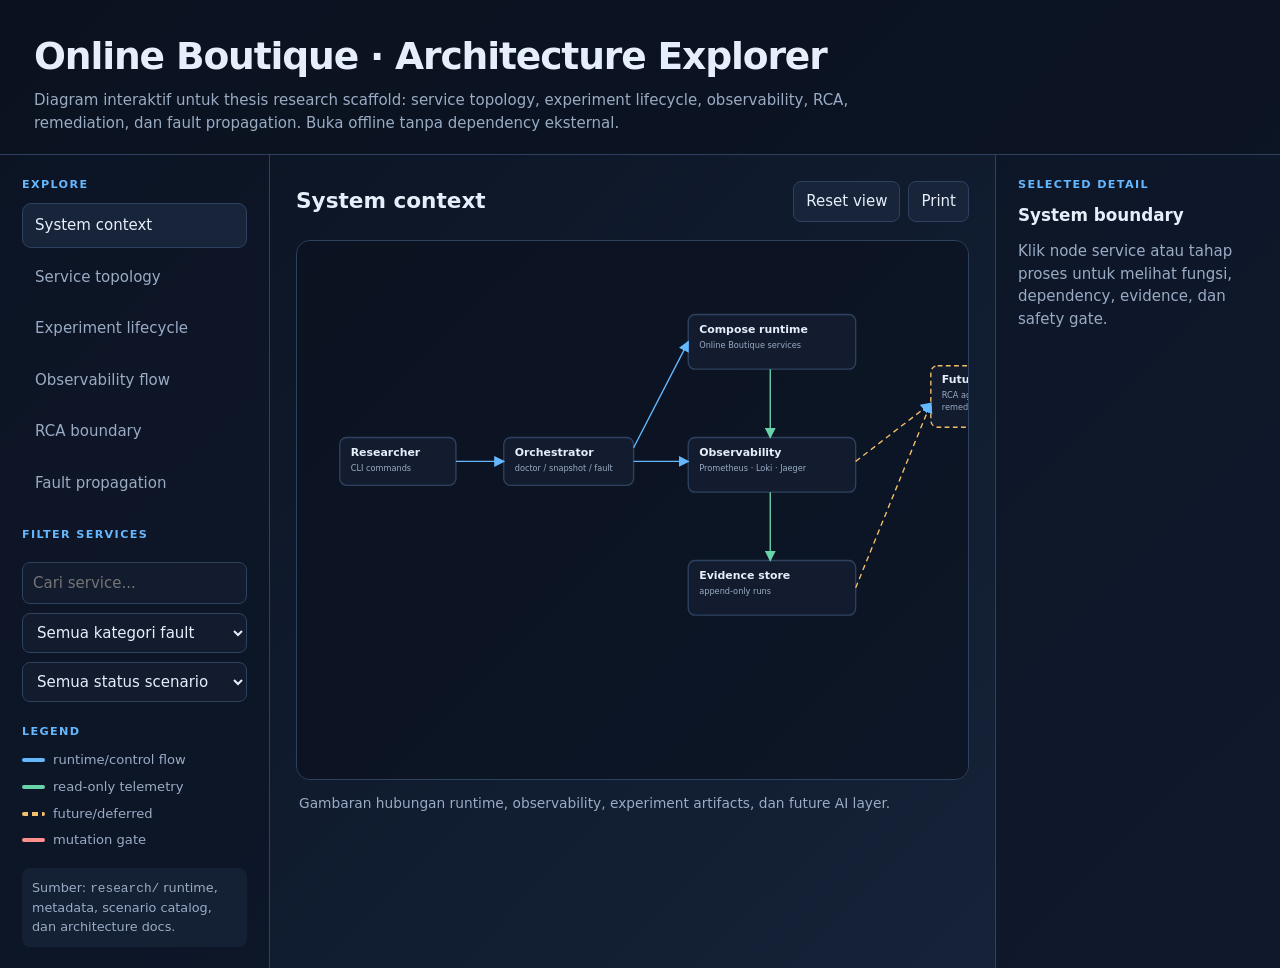
<file: skills/online-boutique-archify/architecture-explorer.html>
<!doctype html>
<html lang="id">
<head>
  <meta charset="utf-8">
  <meta name="viewport" content="width=device-width, initial-scale=1">
  <title>Online Boutique · Architecture Explorer</title>
  <style>
    :root { --bg:#0b1220; --panel:#121c2e; --panel2:#18243a; --text:#e7eefb; --muted:#9aabc4; --line:#2e415f; --blue:#65b8ff; --green:#69d3aa; --amber:#f4bf69; --red:#ff8e91; --purple:#b89cff; }
    * { box-sizing:border-box; }
    body { margin:0; background:linear-gradient(135deg,#0b1220,#111d31 60%,#17253b); color:var(--text); font:15px/1.5 Inter,ui-sans-serif,system-ui,-apple-system,BlinkMacSystemFont,"Segoe UI",sans-serif; }
    header { padding:28px 34px 20px; border-bottom:1px solid var(--line); background:rgba(11,18,32,.78); }
    header h1 { margin:0 0 5px; font-size:clamp(1.55rem,3vw,2.35rem); letter-spacing:-.03em; }
    header p { margin:0; color:var(--muted); max-width:850px; }
    .app { display:grid; grid-template-columns:270px minmax(0,1fr) 285px; min-height:calc(100vh - 111px); }
    aside, .details { padding:22px; background:rgba(13,22,38,.72); }
    aside { border-right:1px solid var(--line); }
    .details { border-left:1px solid var(--line); }
    .eyebrow { color:var(--blue); text-transform:uppercase; font-size:.7rem; font-weight:800; letter-spacing:.12em; margin-bottom:9px; }
    .nav { display:grid; gap:7px; }
    button, select, input { font:inherit; color:var(--text); }
    button { cursor:pointer; border:1px solid transparent; }
    .nav button { text-align:left; padding:10px 12px; border-radius:9px; background:transparent; color:var(--muted); }
    .nav button:hover, .nav button.active { background:var(--panel2); color:var(--text); border-color:var(--line); }
    .controls { display:grid; gap:9px; margin:22px 0; }
    input, select { width:100%; padding:9px 10px; border:1px solid var(--line); border-radius:8px; background:var(--panel); outline:none; }
    input:focus, select:focus { border-color:var(--blue); }
    .legend { display:grid; gap:7px; color:var(--muted); font-size:.82rem; }
    .legend span { display:flex; align-items:center; gap:8px; }
    .swatch { width:23px; height:4px; border-radius:5px; background:var(--blue); display:inline-block; }
    .swatch.dashed { background:repeating-linear-gradient(90deg,var(--amber) 0 6px,transparent 6px 10px); }
    .swatch.readonly { background:var(--green); }
    main { min-width:0; padding:26px; }
    .toolbar { display:flex; align-items:center; justify-content:space-between; gap:12px; margin-bottom:18px; }
    .toolbar h2 { margin:0; font-size:1.35rem; }
    .toolbar .actions { display:flex; gap:8px; }
    .action { padding:8px 12px; border-radius:8px; background:var(--panel2); border-color:var(--line); }
    .action:hover { border-color:var(--blue); }
    .canvas { min-height:540px; padding:12px; border:1px solid var(--line); border-radius:14px; background:rgba(10,17,30,.62); overflow:auto; }
    svg { display:block; width:100%; min-width:820px; height:auto; }
    .node { fill:var(--panel); stroke:var(--line); stroke-width:2; transition:all .15s ease; }
    .node:hover, .node.selected { stroke:var(--blue); filter:drop-shadow(0 0 9px rgba(101,184,255,.35)); }
    .node.future { stroke-dasharray:7 5; stroke:var(--amber); }
    .node.service { cursor:pointer; }
    .node.dim, .edge.dim { opacity:.2; }
    .node-title { fill:var(--text); font-size:16px; font-weight:750; pointer-events:none; }
    .node-body { fill:var(--muted); font-size:12px; pointer-events:none; }
    .edge { stroke:var(--blue); stroke-width:2; fill:none; marker-end:url(#arrow); }
    .edge.future { stroke:var(--amber); stroke-dasharray:8 6; }
    .edge.readonly { stroke:var(--green); marker-end:url(#arrow-green); }
    .edge.mutation { stroke:var(--red); marker-end:url(#arrow-red); }
    .caption { color:var(--muted); font-size:.86rem; margin:13px 3px 0; }
    .details h3 { margin:0 0 12px; font-size:1.05rem; }
    .details p { color:var(--muted); margin:0 0 15px; }
    .detail-card { padding:13px; border:1px solid var(--line); border-radius:10px; background:var(--panel); margin-bottom:11px; }
    .detail-card strong { display:block; color:var(--text); margin-bottom:4px; }
    .tag { display:inline-block; padding:3px 7px; border-radius:99px; background:#243552; color:var(--blue); font-size:.72rem; margin:2px 3px 2px 0; }
    .tag.green { color:var(--green); } .tag.amber { color:var(--amber); } .tag.red { color:var(--red); }
    .status { margin-top:18px; padding:10px; border-radius:8px; color:var(--muted); background:rgba(24,36,58,.7); font-size:.8rem; }
    @media (max-width:1100px) { .app { grid-template-columns:220px minmax(0,1fr); } .details { grid-column:1/-1; border-left:0; border-top:1px solid var(--line); } }
    @media (max-width:700px) { header { padding:21px; } .app { display:block; } aside,main,.details { padding:18px; border:0; border-bottom:1px solid var(--line); } .nav { grid-template-columns:repeat(2,1fr); } .toolbar { align-items:flex-start; flex-direction:column; } }
    @media print { body { color:#111; background:#fff; } header, aside, .details { background:#fff; color:#111; } aside,.details { display:none; } main { padding:0; } .canvas { border:0; } .caption { color:#444; } }
  </style>
</head>
<body>
  <header>
    <h1>Online Boutique · Architecture Explorer</h1>
    <p>Diagram interaktif untuk thesis research scaffold: service topology, experiment lifecycle, observability, RCA, remediation, dan fault propagation. Buka offline tanpa dependency eksternal.</p>
  </header>
  <div class="app">
    <aside>
      <div class="eyebrow">Explore</div>
      <nav class="nav" aria-label="Diagram navigation">
        <button class="active" data-view="context">System context</button>
        <button data-view="services">Service topology</button>
        <button data-view="lifecycle">Experiment lifecycle</button>
        <button data-view="observability">Observability flow</button>
        <button data-view="boundary">RCA boundary</button>
        <button data-view="fault">Fault propagation</button>
      </nav>
      <div class="controls">
        <div class="eyebrow">Filter services</div>
        <input id="search" type="search" placeholder="Cari service..." aria-label="Cari service">
        <select id="category" aria-label="Filter fault category">
          <option value="all">Semua kategori fault</option>
          <option value="resource">Resource</option>
          <option value="network">Network</option>
          <option value="code_level">Code-level</option>
        </select>
        <select id="status" aria-label="Filter scenario status">
          <option value="all">Semua status scenario</option>
          <option value="ready_for_pilot">Ready for pilot</option>
          <option value="experimental_unavailable">Experimental unavailable</option>
          <option value="deferred_faulty_image">Deferred faulty image</option>
        </select>
      </div>
      <div class="eyebrow">Legend</div>
      <div class="legend">
        <span><i class="swatch"></i> runtime/control flow</span>
        <span><i class="swatch readonly"></i> read-only telemetry</span>
        <span><i class="swatch dashed"></i> future/deferred</span>
        <span><i class="swatch" style="background:var(--red)"></i> mutation gate</span>
      </div>
      <div class="status">Sumber: <code>research/</code> runtime, metadata, scenario catalog, dan architecture docs.</div>
    </aside>
    <main>
      <div class="toolbar">
        <h2 id="view-title">System context</h2>
        <div class="actions"><button class="action" id="reset">Reset view</button><button class="action" id="print">Print</button></div>
      </div>
      <section class="canvas" aria-live="polite"><svg id="diagram" viewBox="0 0 1200 650" role="img" aria-label="Architecture diagram"></svg></section>
      <p class="caption" id="caption"></p>
    </main>
    <section class="details" aria-live="polite">
      <div class="eyebrow">Selected detail</div>
      <h3 id="detail-title">System boundary</h3>
      <p id="detail-summary">Klik node service atau tahap proses untuk melihat fungsi, dependency, evidence, dan safety gate.</p>
      <div id="detail-content"></div>
    </section>
  </div>
  <script>
    const services = [
      {id:'frontend', role:'public storefront', port:'8080', deps:['productcatalogservice','currencyservice','cartservice','recommendationservice','shippingservice','checkoutservice','adservice'], targets:true},
      {id:'productcatalogservice', role:'product catalog', port:'3550', deps:[], targets:true},
      {id:'currencyservice', role:'currency conversion', port:'7000', deps:[], targets:true},
      {id:'cartservice', role:'shopping cart', port:'7070', deps:['redis-cart'], targets:true},
      {id:'redis-cart', role:'cart cache', port:'6379', deps:[], targets:true},
      {id:'recommendationservice', role:'product recommendation', port:'8080', deps:['productcatalogservice'], targets:true},
      {id:'checkoutservice', role:'checkout orchestrator', port:'5050', deps:['productcatalogservice','shippingservice','paymentservice','emailservice','currencyservice','cartservice'], targets:true},
      {id:'paymentservice', role:'payment processing', port:'50051', deps:[], targets:true},
      {id:'shippingservice', role:'shipping quotation', port:'50051', deps:[], targets:true},
      {id:'emailservice', role:'order confirmation email', port:'8080', deps:[], targets:true},
      {id:'adservice', role:'advertisement recommendation', port:'9555', deps:[], targets:true, confounder:'JVM startup and garbage-collection CPU spikes'},
      {id:'loadgenerator', role:'controlled workload generator', port:'—', deps:['frontend'], targets:false},
      {id:'shoppingassistantservice', role:'optional LLM-backed assistant', port:'80', deps:[], targets:false, deployed:false, confounder:'LLM-generated fallback or error text'}
    ];
    const scenarios = [
      {type:'cpu_hog', category:'resource', status:'ready_for_pilot', target:'recommendationservice'},
      {type:'memory_pressure', category:'resource', status:'ready_for_pilot', target:'cartservice'},
      {type:'network_delay', category:'network', status:'ready_for_pilot', target:'paymentservice'},
      {type:'packet_loss', category:'network', status:'ready_for_pilot', target:'productcatalogservice'},
      {type:'incorrect_return_value', category:'code_level', status:'deferred_faulty_image', target:'currencyservice'},
      {type:'missing_exception_handler', category:'code_level', status:'deferred_faulty_image', target:'checkoutservice'},
      {type:'disk_stress', category:'resource', status:'experimental_unavailable', target:'—'},
      {type:'socket_stress', category:'resource', status:'experimental_unavailable', target:'—'}
    ];
    const steps = [
      ['startup','Compose startup','Docker Compose','Menjalankan app dan observability stack.'],
      ['ready','Readiness','orchestrator + observer','doctor memvalidasi Compose, health, Prometheus, Loki, dan Jaeger.'],
      ['plan','Scenario plan','generators','YAML divalidasi; taxonomy dan execution status menentukan runnable/deferred.'],
      ['baseline','Baseline','observer + artifacts','Telemetry window disimpan sebelum injection. Baseline failure menghentikan run.'],
      ['inject','Single fault','Pumba / future adapter','Satu target, satu fault, tokenized command, bounded timeout, explicit --execute.'],
      ['incident','Incident capture','observer + artifacts','Metrics, logs, traces, alerts direkam selama fault aktif.'],
      ['recover','Recovery','observer + Compose state','Recovery telemetry, cleanup-state, result, dan event dicatat.'],
      ['evaluate','RCA + evaluation','future agent + evaluator','Hypothesis/recommendation memakai telemetry; ground truth tetap withheld.']
    ];
    const state = {view:'context', selected:null, search:'', category:'all', status:'all'};
    const titles = {context:'System context', services:'Service topology', lifecycle:'Experiment lifecycle', observability:'Observability flow', boundary:'RCA and remediation boundary', fault:'Fault propagation'};
    const captions = {context:'Gambaran hubungan runtime, observability, experiment artifacts, dan future AI layer.', services:'Klik service untuk melihat role, dependency, targetability, dan confounder.', lifecycle:'Klik tahap untuk melihat actor, input/output, artifact, dan safety gate.', observability:'Garis hijau menunjukkan jalur observasi read-only; ground truth tidak masuk ke agent.', boundary:'Remediation tetap recommendation-only sampai explicit approval dan allowlist tersedia.', fault:'Contoh network delay: symptom propagated di checkout/frontend bukan otomatis root cause.'};
    const NS = 'http://www.w3.org/2000/svg';
    function esc(value){return String(value).replace(/[&<>"']/g, c => ({'&':'&amp;','<':'&lt;','>':'&gt;','"':'&quot;',"'":'&#39;'}[c]));}
    function defs(){return '<defs><marker id="arrow" markerWidth="8" markerHeight="8" refX="7" refY="4" orient="auto"><path d="M0,0 L8,4 L0,8 z" fill="#65b8ff"/></marker><marker id="arrow-green" markerWidth="8" markerHeight="8" refX="7" refY="4" orient="auto"><path d="M0,0 L8,4 L0,8 z" fill="#69d3aa"/></marker><marker id="arrow-red" markerWidth="8" markerHeight="8" refX="7" refY="4" orient="auto"><path d="M0,0 L8,4 L0,8 z" fill="#ff8e91"/></marker></defs>';}
    function line(x1,y1,x2,y2,klass=''){return `<line class="edge ${klass}" x1="${x1}" y1="${y1}" x2="${x2}" y2="${y2}"/>`;}
    function box(id,x,y,w,h,title,body,klass='',click=''){const attrs=click?`data-${click}="${esc(id)}"`:''; return `<g class="node-group" ${attrs}><rect class="node ${klass}" x="${x}" y="${y}" width="${w}" height="${h}" rx="10"/><text class="node-title" x="${x+16}" y="${y+27}">${esc(title)}</text><text class="node-body" x="${x+16}" y="${y+49}">${esc(body)}</text></g>`;}
    function multiBox(id,x,y,w,h,title,body,klass='',click=''){const attrs=click?`data-${click}="${esc(id)}"`:''; return `<g class="node-group" ${attrs}><rect class="node ${klass}" x="${x}" y="${y}" width="${w}" height="${h}" rx="10"/><text class="node-title" x="${x+16}" y="${y+25}">${esc(title)}</text>${body.map((t,i)=>`<text class="node-body" x="${x+16}" y="${y+47+i*18}">${esc(t)}</text>`).join('')}</g>`;}
    function visibleService(id){const s=services.find(x=>x.id===id); if(!s)return false; const textMatch=!state.search || `${s.id} ${s.role}`.toLowerCase().includes(state.search.toLowerCase()); const scenarioMatch=state.category==='all'&&state.status==='all'||scenarios.some(x=>x.target===id&&(state.category==='all'||x.category===state.category)&&(state.status==='all'||x.status===state.status)); return textMatch&&scenarioMatch;}
    function selectedClass(id){return state.selected===id?'selected':'';}
    function renderContext(){let s=defs(); s+=box('user',45,270,170,70,'Researcher','CLI commands'); s+=box('cli',285,270,190,70,'Orchestrator','doctor / snapshot / fault'); s+=box('runtime',555,90,245,80,'Compose runtime','Online Boutique services'); s+=box('obs',555,270,245,80,'Observability','Prometheus · Loki · Jaeger'); s+=box('evidence',555,450,245,80,'Evidence store','append-only runs'); s+=multiBox('agent',910,165,230,90,'Future AI layer',['RCA agent','remediation + evaluation'],'future'); s+=line(215,305,285,305); s+=line(475,285,555,130); s+=line(475,305,555,305); s+=line(675,170,675,270,'readonly'); s+=line(675,350,675,450,'readonly'); s+=line(800,490,910,220,'future'); s+=line(800,305,910,220,'future'); return s;}
    function renderServices(){const pos={frontend:[500,65],productcatalogservice:[75,220],currencyservice:[290,220],cartservice:[505,220],recommendationservice:[720,220],adservice:[935,220],checkoutservice:[395,390],paymentservice:[70,530],shippingservice:[285,530],emailservice:[500,530],['redis-cart']:[720,530],loadgenerator:[75,65],shoppingassistantservice:[935,390]}; let s=defs(); const edges=[['loadgenerator','frontend'],['frontend','productcatalogservice'],['frontend','currencyservice'],['frontend','cartservice'],['frontend','recommendationservice'],['frontend','adservice'],['frontend','checkoutservice'],['cartservice','redis-cart'],['recommendationservice','productcatalogservice'],['checkoutservice','productcatalogservice'],['checkoutservice','currencyservice'],['checkoutservice','cartservice'],['checkoutservice','paymentservice'],['checkoutservice','shippingservice'],['checkoutservice','emailservice']]; edges.forEach(([a,b])=>{const p=pos[a],q=pos[b]; s+=line(p[0]+85,p[1]+35,q[0]+85,q[1]+35, state.search && (!visibleService(a)||!visibleService(b))?'dim':'');}); services.forEach(x=>{const p=pos[x.id]; const dim=state.search&&!visibleService(x.id)?'dim':''; const future=x.deployed===false?'future':''; s+=box(x.id,p[0],p[1],170,70,x.id,x.role,`service ${future} ${dim} ${selectedClass(x.id)}`,'service');}); return s;}
    function renderLifecycle(){let s=defs(); const start=48,w=132,gap=16; steps.forEach((x,i)=>{const xPos=start+i*(w+gap); const row=i<4?150:390; const col=i<4?i:i-4; const y=row; if(i>0){const prevX=start+(i-1)*(w+gap); const prevRow=i-1<4?150:390; if(prevRow===row)s+=line(prevX+w,y+35,xPos,y+35,i===7?'future':''); else s+=line(prevX+w,185,start+3*(w+gap)+w/2,390,'future');} s+=box(x[0],xPos,y,w,70,x[1],x[2],i===7?'future':'','step'); }); s+=line(180,335,180,390,'future'); return s;}
    function renderObservability(){let s=defs(); s+=box('services',60,90,220,75,'Compose services','metrics · logs · traces'); s+=box('docker',60,300,220,75,'Docker state','containers · health · limits'); s+=box('prom',405,35,210,65,'Prometheus','metrics + alerts'); s+=box('loki',405,145,210,65,'Loki','structured logs'); s+=box('jaeger',405,255,210,65,'Jaeger','distributed traces'); s+=box('meta',405,365,210,65,'Service metadata','roles + dependencies'); s+=multiBox('observer',760,190,220,90,'Observer',['readiness + range queries','read-only'],'',''); s+=multiBox('agent',1010,190,150,90,'RCA agent',['telemetry only','future'],'future'); s+=box('truth',760,400,220,70,'Ground truth','withheld from agent'); s+=line(280,125,405,67,'readonly'); s+=line(280,125,405,177,'readonly'); s+=line(280,125,405,287,'readonly'); s+=line(280,335,760,235,'readonly'); s+=line(615,67,760,220,'readonly'); s+=line(615,177,760,235,'readonly'); s+=line(615,287,760,250,'readonly'); s+=line(615,397,760,270,'readonly'); s+=line(980,235,1010,235,'readonly'); s+=line(980,435,1010,280,'future'); return s;}
    function renderBoundary(){let s=defs(); s+=multiBox('evidence',45,270,220,90,'Allowed evidence',['metrics · logs · traces','metadata · runbooks']); s+=multiBox('rca',355,270,210,90,'RCA agent',['read-only tools','ranked hypothesis']); s+=multiBox('recommendation',655,270,220,90,'Recommendation',['safe, relevant, actionable','default: no execution']); s+='<polygon points="1015,270 1085,315 1015,360 945,315" fill="#18243a" stroke="#f4bf69" stroke-width="2"/><text class="node-title" x="974" y="311">Explicit</text><text class="node-title" x="965" y="333">approval?</text>'; s+=multiBox('action',925,445,220,80,'Allowlisted action',['Compose-scoped','reversible + audited'],'future'); s+=line(265,315,355,315,'readonly'); s+=line(565,315,655,315,'readonly'); s+=line(875,315,945,315,'future'); s+=line(1015,360,1015,445,'mutation future'); s+=line(1085,315,1145,315,'future'); s+=box('audit',945,150,220,65,'Audit/result artifact','recommendation + outcome','future'); s+=line(1015,445,1055,215,'future'); return s;}
    function renderFault(){let s=defs(); s+=multiBox('fault',55,280,220,85,'FI-NET-DELAY-01',['paymentservice','network_delay · medium'],'','scenario'); s+=multiBox('local',365,180,220,85,'Local symptom',['payment RPC latency','deadline / timeout']); s+=multiBox('propagated',365,390,220,85,'Propagated symptom',['checkout waits','frontend error/latency']); s+=multiBox('evidence',720,280,220,85,'Correlated evidence',['Prometheus · Loki','Jaeger time window']); s+=multiBox('recovery',1010,280,145,85,'Recovery',['cleanup + capture']); s+=line(275,322,365,222); s+=line(275,322,365,432); s+=line(585,222,720,322,'readonly'); s+=line(585,432,720,322,'readonly'); s+=line(940,322,1010,322,'readonly'); return s;}
    function render(){let content=state.view==='context'?renderContext():state.view==='services'?renderServices():state.view==='lifecycle'?renderLifecycle():state.view==='observability'?renderObservability():state.view==='boundary'?renderBoundary():renderFault(); const svg=document.getElementById('diagram'); svg.innerHTML=content; document.getElementById('view-title').textContent=titles[state.view]; document.getElementById('caption').textContent=captions[state.view]; document.querySelectorAll('.nav button').forEach(b=>b.classList.toggle('active',b.dataset.view===state.view)); bindNodes();}
    function updateDetail(kind,id){const content=document.getElementById('detail-content'); let title='System boundary',summary='Klik node service atau tahap proses untuk melihat detail.'; let cards=[]; if(kind==='service'){const s=services.find(x=>x.id===id); if(!s)return; title=s.id; summary=s.role; const related=scenarios.filter(x=>x.target===id); cards=[['Port',s.port],['Targetability',s.targets?'Boleh menjadi target fault':'Bukan fault target'],['Dependencies',s.deps.length?s.deps.join(', '):'Tidak ada dependency terdaftar']]; if(s.confounder)cards.push(['Confounder',s.confounder]); if(related.length)cards.push(['Fault scenarios',related.map(x=>`${x.type} (${x.status})`).join(' · ')]); } else if(kind==='step'){const x=steps.find(a=>a[0]===id); if(x){title=x[1]; summary=x[3]; cards=[['Aktor/modul',x[2]],['Output','Structured event/artifact atau handoff ke tahap berikutnya'],['Safety','Tahap berhenti jika precondition dan readiness tidak terpenuhi']];}} else if(kind==='scenario'){title='FI-NET-DELAY-01';summary='Network delay pada paymentservice';cards=[['Root cause','paymentservice / network_delay'],['Local evidence','payment RPC/span latency dan deadline symptoms'],['Propagated evidence','checkout menunggu payment; frontend dapat ikut degraded'],['Interpretasi','frontend dan checkout adalah symptom location, bukan otomatis root cause']];} document.getElementById('detail-title').textContent=title; document.getElementById('detail-summary').textContent=summary; content.innerHTML=cards.map(c=>`<div class="detail-card"><strong>${esc(c[0])}</strong>${esc(c[1])}</div>`).join('');}
    function bindNodes(){document.querySelectorAll('[data-service]').forEach(n=>n.addEventListener('click',()=>{state.selected=n.dataset.service;updateDetail('service',state.selected);render();})); document.querySelectorAll('[data-step]').forEach(n=>n.addEventListener('click',()=>updateDetail('step',n.dataset.step))); document.querySelectorAll('[data-scenario]').forEach(n=>n.addEventListener('click',()=>updateDetail('scenario',n.dataset.scenario))); document.querySelectorAll('.node-group').forEach(n=>{if(n.dataset.service)n.addEventListener('mouseenter',()=>{document.querySelectorAll('.node-group').forEach(x=>x.classList.toggle('dim',x!==n));}); n.addEventListener('mouseleave',()=>document.querySelectorAll('.node-group').forEach(x=>x.classList.remove('dim')));});}
    document.querySelectorAll('.nav button').forEach(b=>b.addEventListener('click',()=>{state.view=b.dataset.view;state.selected=null;render();}));
    document.getElementById('search').addEventListener('input',e=>{state.search=e.target.value;render();});
    document.getElementById('category').addEventListener('change',e=>{state.category=e.target.value;render();});
    document.getElementById('status').addEventListener('change',e=>{state.status=e.target.value;render();});
    document.getElementById('reset').addEventListener('click',()=>{state.view='context';state.selected=null;state.search='';state.category='all';state.status='all';document.getElementById('search').value='';document.getElementById('category').value='all';document.getElementById('status').value='all';updateDetail();render();});
    document.getElementById('print').addEventListener('click',()=>window.print());
    render();
  </script>
</body>
</html>
</file>
